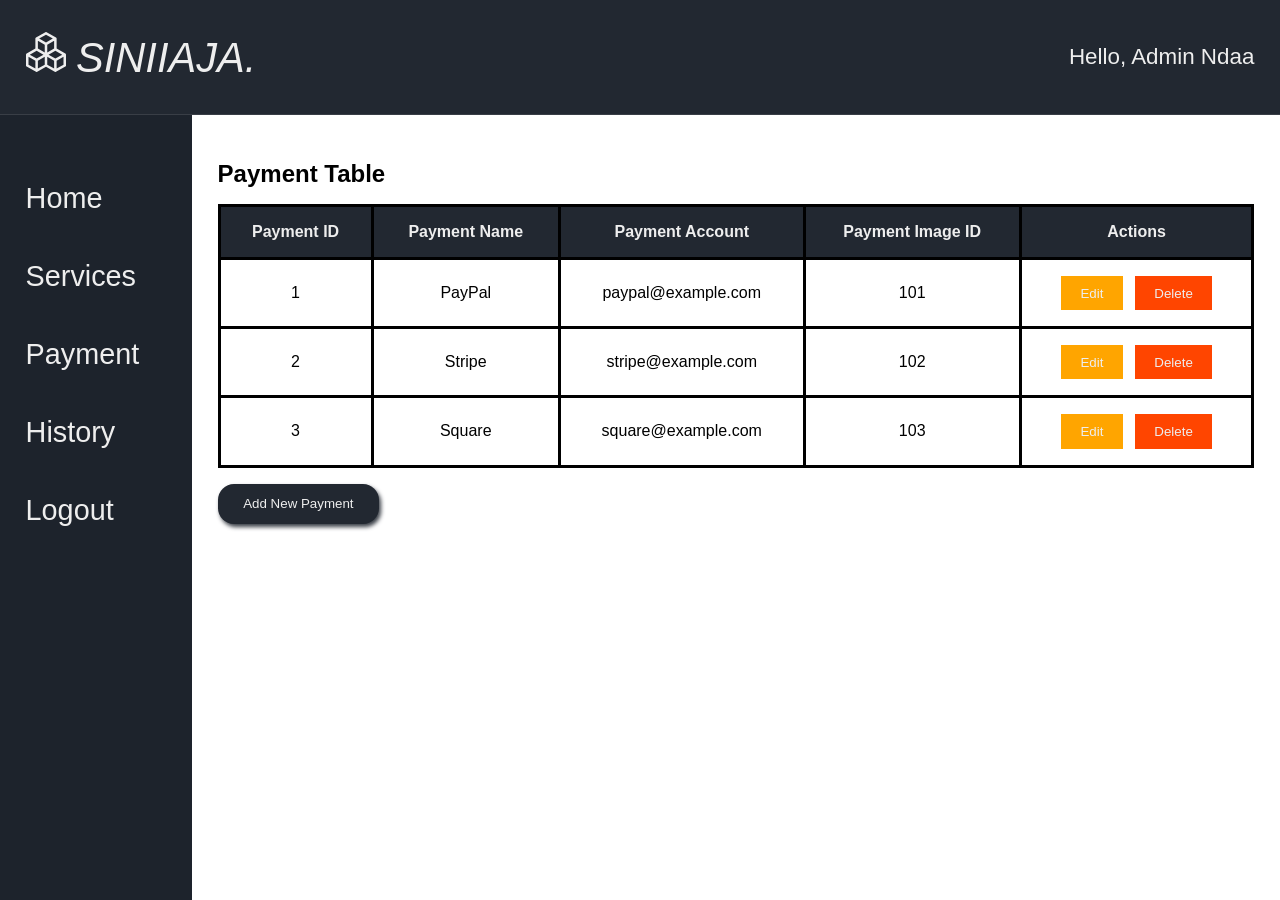
<file: views/add-payment.html>
<!DOCTYPE html>
<html lang="en">
  <head>
    <meta charset="UTF-8" />
    <meta name="viewport" content="width=device-width, initial-scale=1.0" />
    <title>Payment Method</title>
    <link rel="stylesheet" href="../styles/add-payment.css" />
  </head>
  <body>
    <header>
      <nav class="navbar">
        <div class="navbar-logo">
          <a href="#">
            <svg
              xmlns="http://www.w3.org/2000/svg"
              width="40"
              height="40"
              fill="currentColor"
              class="bi bi-boxes"
              viewBox="0 0 16 16"
            >
              <path
                d="M7.752.066a.5.5 0 0 1 .496 0l3.75 2.143a.5.5 0 0 1 .252.434v3.995l3.498 2A.5.5 0 0 1 16 9.07v4.286a.5.5 0 0 1-.252.434l-3.75 2.143a.5.5 0 0 1-.496 0l-3.502-2-3.502 2.001a.5.5 0 0 1-.496 0l-3.75-2.143A.5.5 0 0 1 0 13.357V9.071a.5.5 0 0 1 .252-.434L3.75 6.638V2.643a.5.5 0 0 1 .252-.434zM4.25 7.504 1.508 9.071l2.742 1.567 2.742-1.567zM7.5 9.933l-2.75 1.571v3.134l2.75-1.571zm1 3.134 2.75 1.571v-3.134L8.5 9.933zm.508-3.996 2.742 1.567 2.742-1.567-2.742-1.567zm2.242-2.433V3.504L8.5 5.076V8.21zM7.5 8.21V5.076L4.75 3.504v3.134zM5.258 2.643 8 4.21l2.742-1.567L8 1.076zM15 9.933l-2.75 1.571v3.134L15 13.067zM3.75 14.638v-3.134L1 9.933v3.134z"
              />
            </svg>
            <span>SINIIAJA.</span>
          </a>
        </div>

        <div>
          <p>Hello, Admin Ndaa</p>
        </div>
      </nav>
      <aside>
        <div class="aside-wrap">
          <div class="aside-inner">
            <a href="./admin.html">Home</a>
          </div>
          <div class="aside-inner">
            <a href="./add-service.html">Services</a>
          </div>
          <div class="aside-inner">
            <a href="./add-payment.html">Payment</a>
          </div>
          <div class="aside-inner">
            <a href="./history.html">History</a>
          </div>
          <div class="aside-inner">
            <a href="./admin.html">Logout</a>
          </div>
        </div>
      </aside>
    </header>
    <main>
      <section>
        <div class="container">
          <h1>Payment Table</h1>
          <table id="paymentTable">
            <thead>
              <tr>
                <th>Payment ID</th>
                <th>Payment Name</th>
                <th>Payment Account</th>
                <th>Payment Image ID</th>
                <th>Actions</th>
              </tr>
            </thead>
            <tbody>
              <!-- Data will be dynamically inserted here -->
            </tbody>
          </table>
          <button id="payment-btn" onclick="showAddForm()">
            Add New Payment
          </button>

          <div id="formContainer" style="display: none">
            <h2 id="formTitle">New Payment Form</h2>
            <form id="paymentForm">
              <input type="hidden" id="payment_id" name="payment_id" />
              <label for="payment_name">Payment Name:</label>
              <input
                type="text"
                id="payment_name"
                name="payment_name"
                required
              />
              <label for="payment_account">Payment Account:</label>
              <input
                type="text"
                id="payment_account"
                name="payment_account"
                required
              />
              <label for="payment_image_id">Payment Image ID:</label>
              <input
                type="number"
                id="payment_image_id"
                name="payment_image_id"
                required
              />
              <button id="submit-btn" type="submit">Submit</button>
              <button id="cancle-btn" type="button" onclick="hideForm()">Cancel</button>
            </form>
          </div>
        </div>
      </section>
    </main>
  </body>
  <script>
    document.addEventListener("DOMContentLoaded", () => {
      // Initialize with mock data
      const mockData = [
        {
          payment_id: 1,
          payment_name: "PayPal",
          payment_account: "paypal@example.com",
          payment_image_id: 101,
        },
        {
          payment_id: 2,
          payment_name: "Stripe",
          payment_account: "stripe@example.com",
          payment_image_id: 102,
        },
        {
          payment_id: 3,
          payment_name: "Square",
          payment_account: "square@example.com",
          payment_image_id: 103,
        },
      ];
      displayPayments(mockData);

      document
        .getElementById("paymentForm")
        .addEventListener("submit", function (e) {
          e.preventDefault();
          const formData = new FormData(this);
          const paymentId = formData.get("payment_id");

          if (paymentId) {
            // Update payment in mock data
            const paymentIndex = mockData.findIndex(
              (payment) => payment.payment_id == paymentId
            );
            mockData[paymentIndex] = {
              payment_id: parseInt(paymentId),
              payment_name: formData.get("payment_name"),
              payment_account: formData.get("payment_account"),
              payment_image_id: parseInt(formData.get("payment_image_id")),
            };
          } else {
            // Add payment to mock data
            const newPayment = {
              payment_id: mockData.length + 1,
              payment_name: formData.get("payment_name"),
              payment_account: formData.get("payment_account"),
              payment_image_id: parseInt(formData.get("payment_image_id")),
            };
            mockData.push(newPayment);
          }
          displayPayments(mockData);
          hideForm();
        });
    });

    function displayPayments(data) {
      const tbody = document.querySelector("#paymentTable tbody");
      tbody.innerHTML = "";
      data.forEach((payment) => {
        const row = document.createElement("tr");
        row.innerHTML = `
                <td>${payment.payment_id}</td>
                <td>${payment.payment_name}</td>
                <td>${payment.payment_account}</td>
                <td>${payment.payment_image_id}</td>
                <td>
                    <button id="edit-btn" onclick="editPayment(${payment.payment_id})">Edit</button>
                    <button id="delete-btn" onclick="deletePayment(${payment.payment_id})">Delete</button>
                </td>
            `;
        tbody.appendChild(row);
      });
    }

    function showAddForm() {
      document.getElementById("formTitle").innerText = "Add Payment";
      document.getElementById("paymentForm").reset();
      document.getElementById("formContainer").style.display = "block";
    }

    function editPayment(paymentId) {
      const payment = mockData.find(
        (payment) => payment.payment_id == paymentId
      );
      document.getElementById("formTitle").innerText = "Edit Payment";
      document.getElementById("payment_id").value = payment.payment_id;
      document.getElementById("payment_name").value = payment.payment_name;
      document.getElementById("payment_account").value =
        payment.payment_account;
      document.getElementById("payment_image_id").value =
        payment.payment_image_id;
      document.getElementById("formContainer").style.display = "block";
    }

    function deletePayment(paymentId) {
      if (confirm("Are you sure you want to delete this payment?")) {
        const paymentIndex = mockData.findIndex(
          (payment) => payment.payment_id == paymentId
        );
        mockData.splice(paymentIndex, 1);
        displayPayments(mockData);
      }
    }

    function hideForm() {
      document.getElementById("formContainer").style.display = "none";
    }
  </script>
</html>
</file>
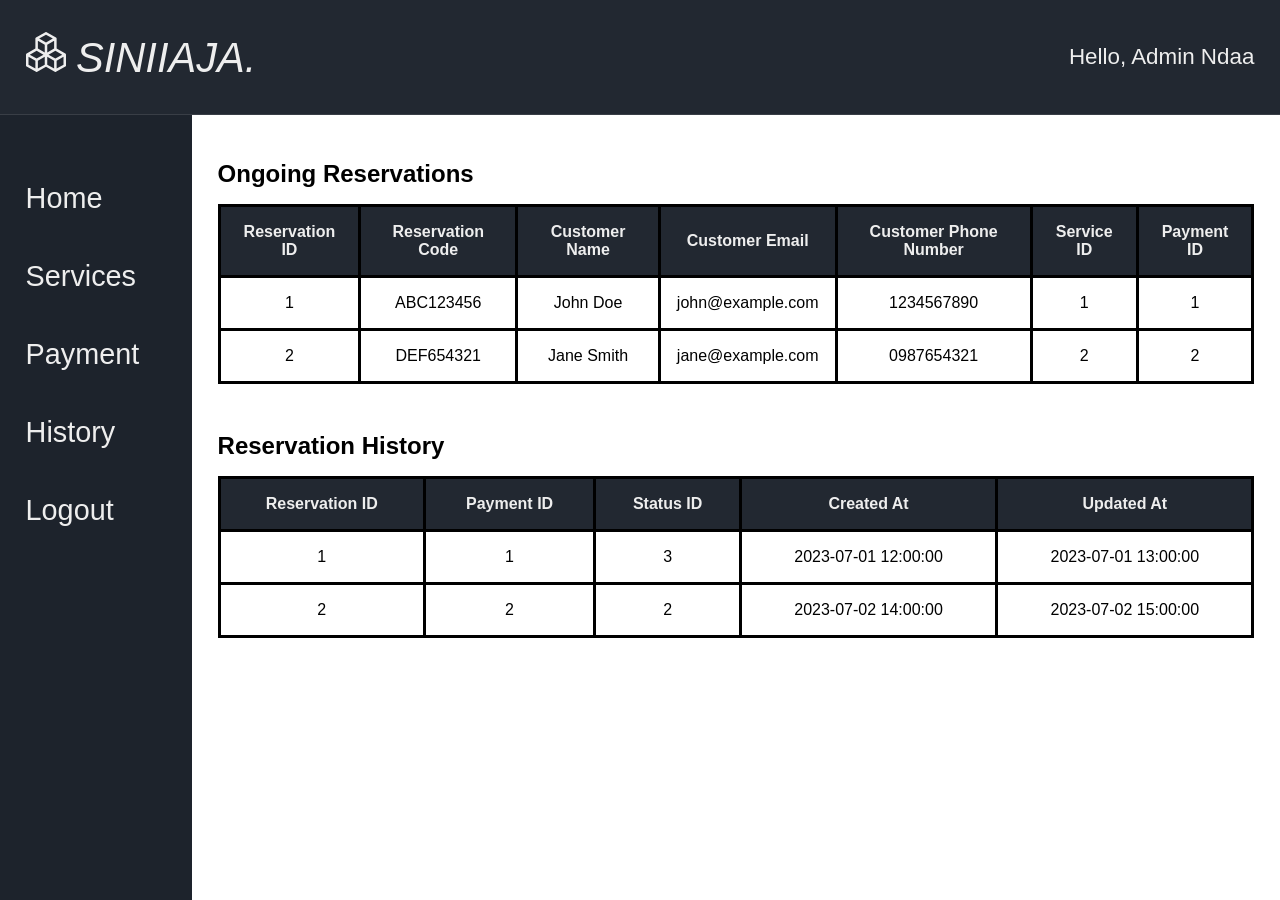
<file: views/history.html>
<!DOCTYPE html>
<html lang="en">
  <head>
    <meta charset="UTF-8" />
    <meta name="viewport" content="width=device-width, initial-scale=1.0" />
    <title>Tranaction History</title>
    <link rel="stylesheet" href="../styles/history.css" />
  </head>
  <body>
    <header>
      <nav class="navbar">
        <div class="navbar-logo">
          <a href="#">
            <svg
              xmlns="http://www.w3.org/2000/svg"
              width="40"
              height="40"
              fill="currentColor"
              class="bi bi-boxes"
              viewBox="0 0 16 16"
            >
              <path
                d="M7.752.066a.5.5 0 0 1 .496 0l3.75 2.143a.5.5 0 0 1 .252.434v3.995l3.498 2A.5.5 0 0 1 16 9.07v4.286a.5.5 0 0 1-.252.434l-3.75 2.143a.5.5 0 0 1-.496 0l-3.502-2-3.502 2.001a.5.5 0 0 1-.496 0l-3.75-2.143A.5.5 0 0 1 0 13.357V9.071a.5.5 0 0 1 .252-.434L3.75 6.638V2.643a.5.5 0 0 1 .252-.434zM4.25 7.504 1.508 9.071l2.742 1.567 2.742-1.567zM7.5 9.933l-2.75 1.571v3.134l2.75-1.571zm1 3.134 2.75 1.571v-3.134L8.5 9.933zm.508-3.996 2.742 1.567 2.742-1.567-2.742-1.567zm2.242-2.433V3.504L8.5 5.076V8.21zM7.5 8.21V5.076L4.75 3.504v3.134zM5.258 2.643 8 4.21l2.742-1.567L8 1.076zM15 9.933l-2.75 1.571v3.134L15 13.067zM3.75 14.638v-3.134L1 9.933v3.134z"
              />
            </svg>
            <span>SINIIAJA.</span>
          </a>
        </div>

        <div>
          <p>Hello, Admin Ndaa</p>
        </div>
      </nav>
      <aside>
        <div class="aside-wrap">
          <div class="aside-inner">
            <a href="./admin.html">Home</a>
          </div>
          <div class="aside-inner">
            <a href="./add-service.html">Services</a>
          </div>
          <div class="aside-inner">
            <a href="./add-payment.html">Payment</a>
          </div>
          <div class="aside-inner">
            <a href="./history.html">History</a>
          </div>
          <div class="aside-inner">
            <a href="./admin.html">Logout</a>
          </div>
        </div>
      </aside>
    </header>
    <main>
      <section>
        <div class="container">
          <h2>Ongoing Reservations</h2>
          <table id="ongoingReservationsTable">
            <thead>
              <tr>
                <th>Reservation ID</th>
                <th>Reservation Code</th>
                <th>Customer Name</th>
                <th>Customer Email</th>
                <th>Customer Phone Number</th>
                <th>Service ID</th>
                <th>Payment ID</th>
              </tr>
            </thead>
            <tbody>
              <!-- Data will be dynamically inserted here -->
            </tbody>
          </table>

          <h2>Reservation History</h2>
          <table id="reservationHistoryTable">
            <thead>
              <tr>
                <th>Reservation ID</th>
                <th>Payment ID</th>
                <th>Status ID</th>
                <th>Created At</th>
                <th>Updated At</th>
              </tr>
            </thead>
            <tbody>
              <!-- Data will be dynamically inserted here -->
            </tbody>
          </table>
        </div>
      </section>
    </main>
  </body>
  <script>
    document.addEventListener("DOMContentLoaded", () => {
      // Initialize with mock data for ongoing reservations
      const ongoingReservations = [
        {
          reservation_id: 1,
          reservation_code: "ABC123456",
          customer_name: "John Doe",
          customer_email: "john@example.com",
          customer_phone_number: "1234567890",
          service_id: 1,
          payment_id: 1,
        },
        {
          reservation_id: 2,
          reservation_code: "DEF654321",
          customer_name: "Jane Smith",
          customer_email: "jane@example.com",
          customer_phone_number: "0987654321",
          service_id: 2,
          payment_id: 2,
        },
      ];
      displayOngoingReservations(ongoingReservations);

      // Initialize with mock data for reservation history
      const reservationHistory = [
        {
          reservation_id: 1,
          payment_id: 1,
          status_id: 3,
          created_at: "2023-07-01 12:00:00",
          updated_at: "2023-07-01 13:00:00",
        },
        {
          reservation_id: 2,
          payment_id: 2,
          status_id: 2,
          created_at: "2023-07-02 14:00:00",
          updated_at: "2023-07-02 15:00:00",
        },
      ];
      displayReservationHistory(reservationHistory);
    });

    function displayOngoingReservations(data) {
      const tbody = document.querySelector("#ongoingReservationsTable tbody");
      tbody.innerHTML = "";
      data.forEach((reservation) => {
        const row = document.createElement("tr");
        row.innerHTML = `
                <td>${reservation.reservation_id}</td>
                <td>${reservation.reservation_code}</td>
                <td>${reservation.customer_name}</td>
                <td>${reservation.customer_email}</td>
                <td>${reservation.customer_phone_number}</td>
                <td>${reservation.service_id}</td>
                <td>${reservation.payment_id}</td>
            `;
        tbody.appendChild(row);
      });
    }

    function displayReservationHistory(data) {
      const tbody = document.querySelector("#reservationHistoryTable tbody");
      tbody.innerHTML = "";
      data.forEach((history) => {
        const row = document.createElement("tr");
        row.innerHTML = `
                <td>${history.reservation_id}</td>
                <td>${history.payment_id}</td>
                <td>${history.status_id}</td>
                <td>${history.created_at}</td>
                <td>${history.updated_at}</td>
            `;
        tbody.appendChild(row);
      });
    }
  </script>
</html>
</file>
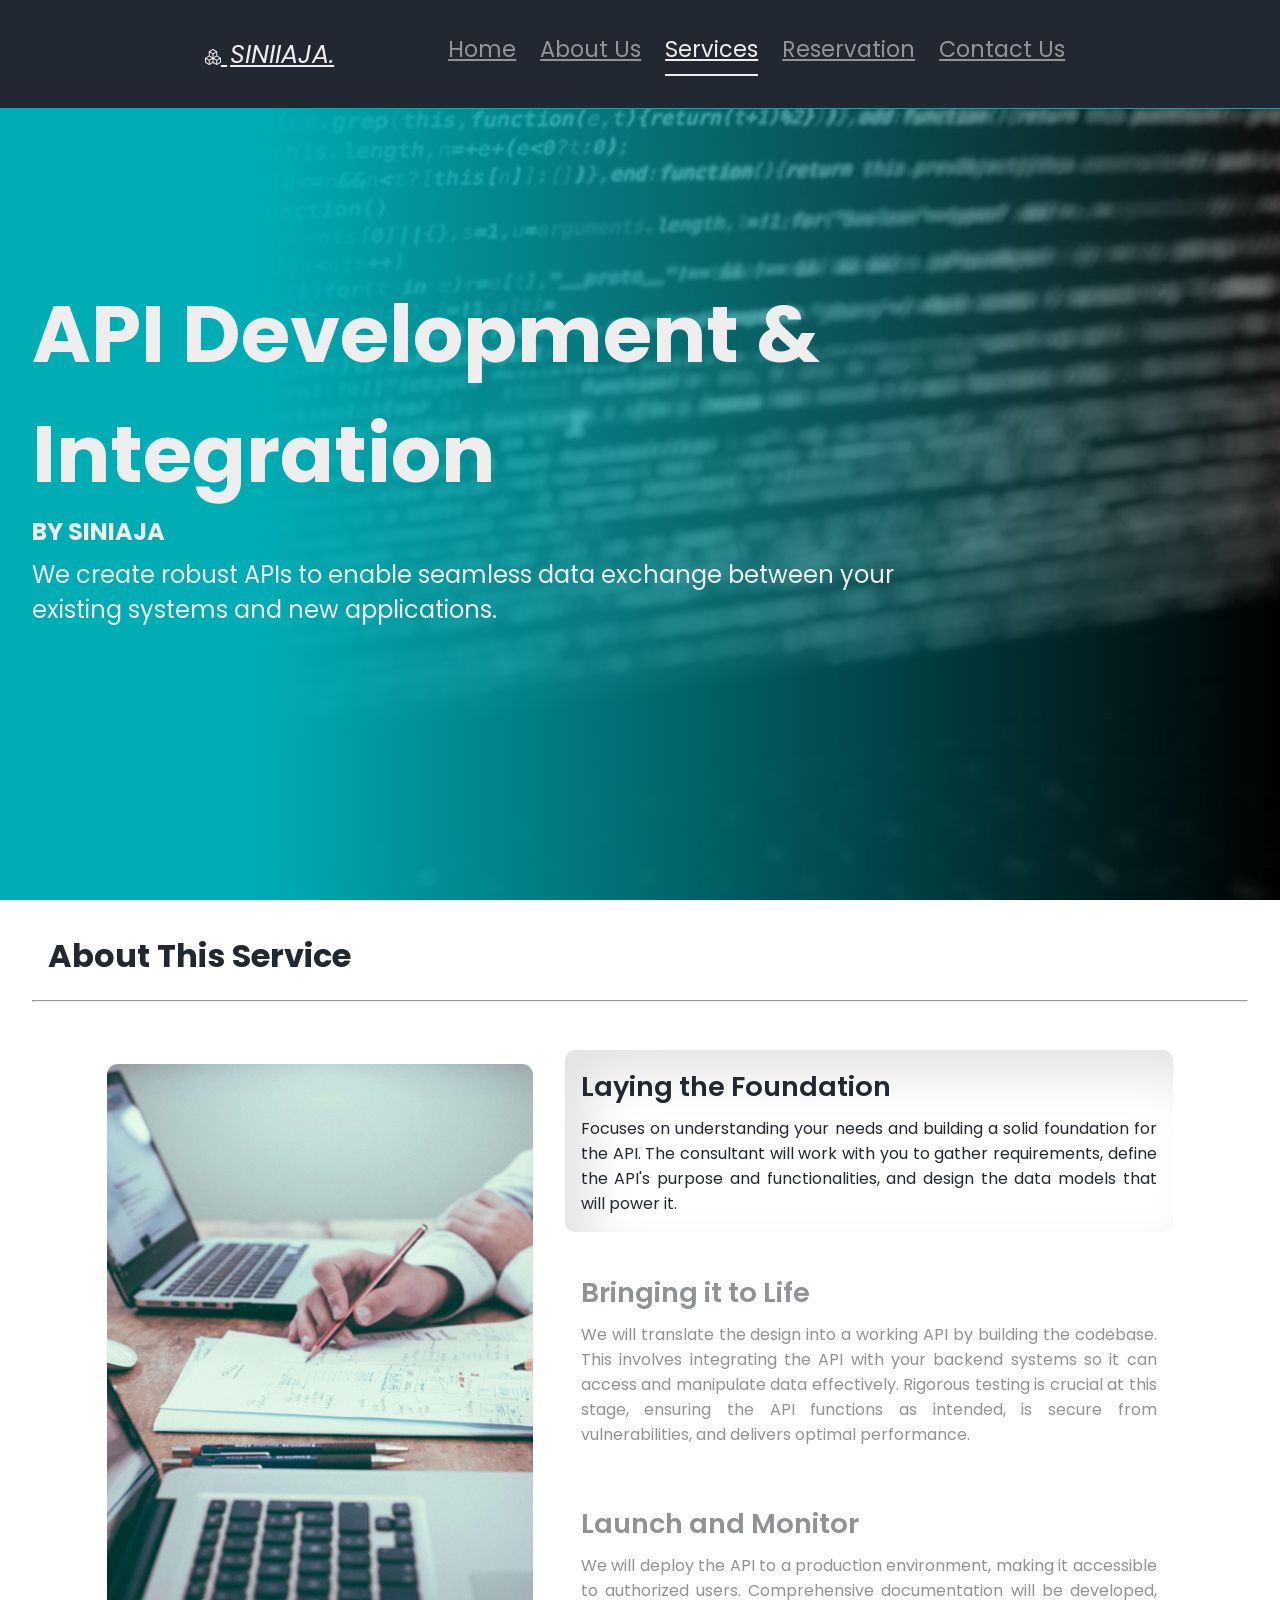
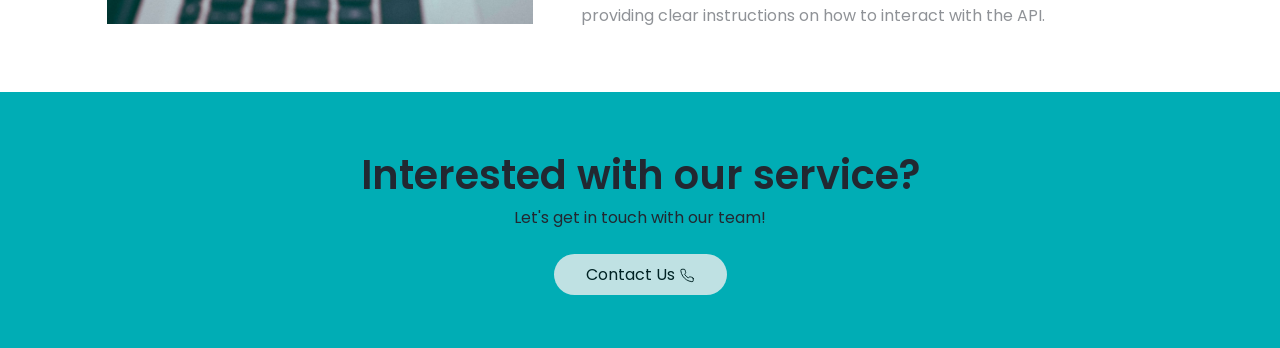
<file: views/services/api.html>
<!DOCTYPE html>
<html lang="en">
    <head>
        <meta charset="UTF-8"/>
        <meta name="viewport" content="width=device-width, initial-scale=1.0"/>
        <title>API Development & Integration by SINIAJA</title>
        <link rel="stylesheet" href="/styles/api.css"/>
        <link rel="preconnect" href="https://fonts.googleapis.com"/>
        <link rel="preconnect" href="https://fonts.gstatic.com" crossorigin="crossorigin"/>
        <link href="https://fonts.googleapis.com/css2?family=Poppins:ital,wght@0,100;0,200;0,300;0,400;0,500;0,600;0,700;0,800;0,900;1,100;1,200;1,300;1,400;1,500;1,600;1,700;1,800;1,900&display=swap" rel="stylesheet"/>
    </head>
    <body>
        <header>
            <nav class="navbar">
                <div class="navbar-logo">
                    <a href="/index.html">
                        <svg xmlns="http://www.w3.org/2000/svg" width="30" height="30" fill="currentColor" class="bi bi-boxes" viewBox="0 0 16 16">
                            <path d="M7.752.066a.5.5 0 0 1 .496 0l3.75 2.143a.5.5 0 0 1 .252.434v3.995l3.498 2A.5.5 0 0 1 16 9.07v4.286a.5.5 0 0 1-.252.434l-3.75 2.143a.5.5 0 0 1-.496 0l-3.502-2-3.502 2.001a.5.5 0 0 1-.496 0l-3.75-2.143A.5.5 0 0 1 0 13.357V9.071a.5.5 0 0 1 .252-.434L3.75 6.638V2.643a.5.5 0 0 1 .252-.434zM4.25 7.504 1.508 9.071l2.742 1.567 2.742-1.567zM7.5 9.933l-2.75 1.571v3.134l2.75-1.571zm1 3.134 2.75 1.571v-3.134L8.5 9.933zm.508-3.996 2.742 1.567 2.742-1.567-2.742-1.567zm2.242-2.433V3.504L8.5 5.076V8.21zM7.5 8.21V5.076L4.75 3.504v3.134zM5.258 2.643 8 4.21l2.742-1.567L8 1.076zM15 9.933l-2.75 1.571v3.134L15 13.067zM3.75 14.638v-3.134L1 9.933v3.134z"/>
                        </svg>
                        <span>SINIIAJA.</span>
                    </a>
                </div>

                <div class="navbar-nav">
                    <a href="/index.html">Home</a>
                    <a href="/views/profile.html">About Us</a>
                    <a href="/views/services.html" class="active">Services</a>
                    <a href="/views/reservation.html">Reservation</a>
                    <a href="/views/contactus.html">Contact Us</a>
                </div>
            </nav>
        </header>

        <div class="basic-info">
            <img src="/assets/API-DEV.jpg" class="fade" alt=""/>
            <div class="bg"></div>
            <div class="basic-left">
                <h1>API Development & Integration</h1>
                <h2>BY SINIAJA</h2>
                <p>
                    We create robust APIs to enable seamless data exchange between your existing systems and new applications.
                </p>
            </div>
        </div>
        <div class="detail">
            <div class="header">
                <h1>About This Service</h1>
            </div>
            <hr/>
            <div class="about-section">
                <div class="timeline-image">
                    <img src="/assets/UIUX-RD.jpg" alt=""/>
                </div>
                <div class="timelines"></div>
            </div>
        </div>
        <div class="contact-us">
            <h1>Interested with our service?</h1>
            <p>Let's get in touch with our team!</p>
            <a href="/views/contactus.html">
                <button>
                    <span>
                        Contact Us
                    </span>
                    <svg xmlns="http://www.w3.org/2000/svg" width="15" height="15" viewBox="0 0 24 24" fill="none" stroke="currentColor" stroke-width="1.5" stroke-linecap="round" stroke-linejoin="round" class="lucide lucide-phone"><path d="M22 16.92v3a2 2 0 0 1-2.18 2 19.79 19.79 0 0 1-8.63-3.07 19.5 19.5 0 0 1-6-6 19.79 19.79 0 0 1-3.07-8.67A2 2 0 0 1 4.11 2h3a2 2 0 0 1 2 1.72 12.84 12.84 0 0 0 .7 2.81 2 2 0 0 1-.45 2.11L8.09 9.91a16 16 0 0 0 6 6l1.27-1.27a2 2 0 0 1 2.11-.45 12.84 12.84 0 0 0 2.81.7A2 2 0 0 1 22 16.92z"/></svg>
                </button>
            </a>

        </div>

        <script src="/script/api.js"></script>
    </body>
</html>
</file>
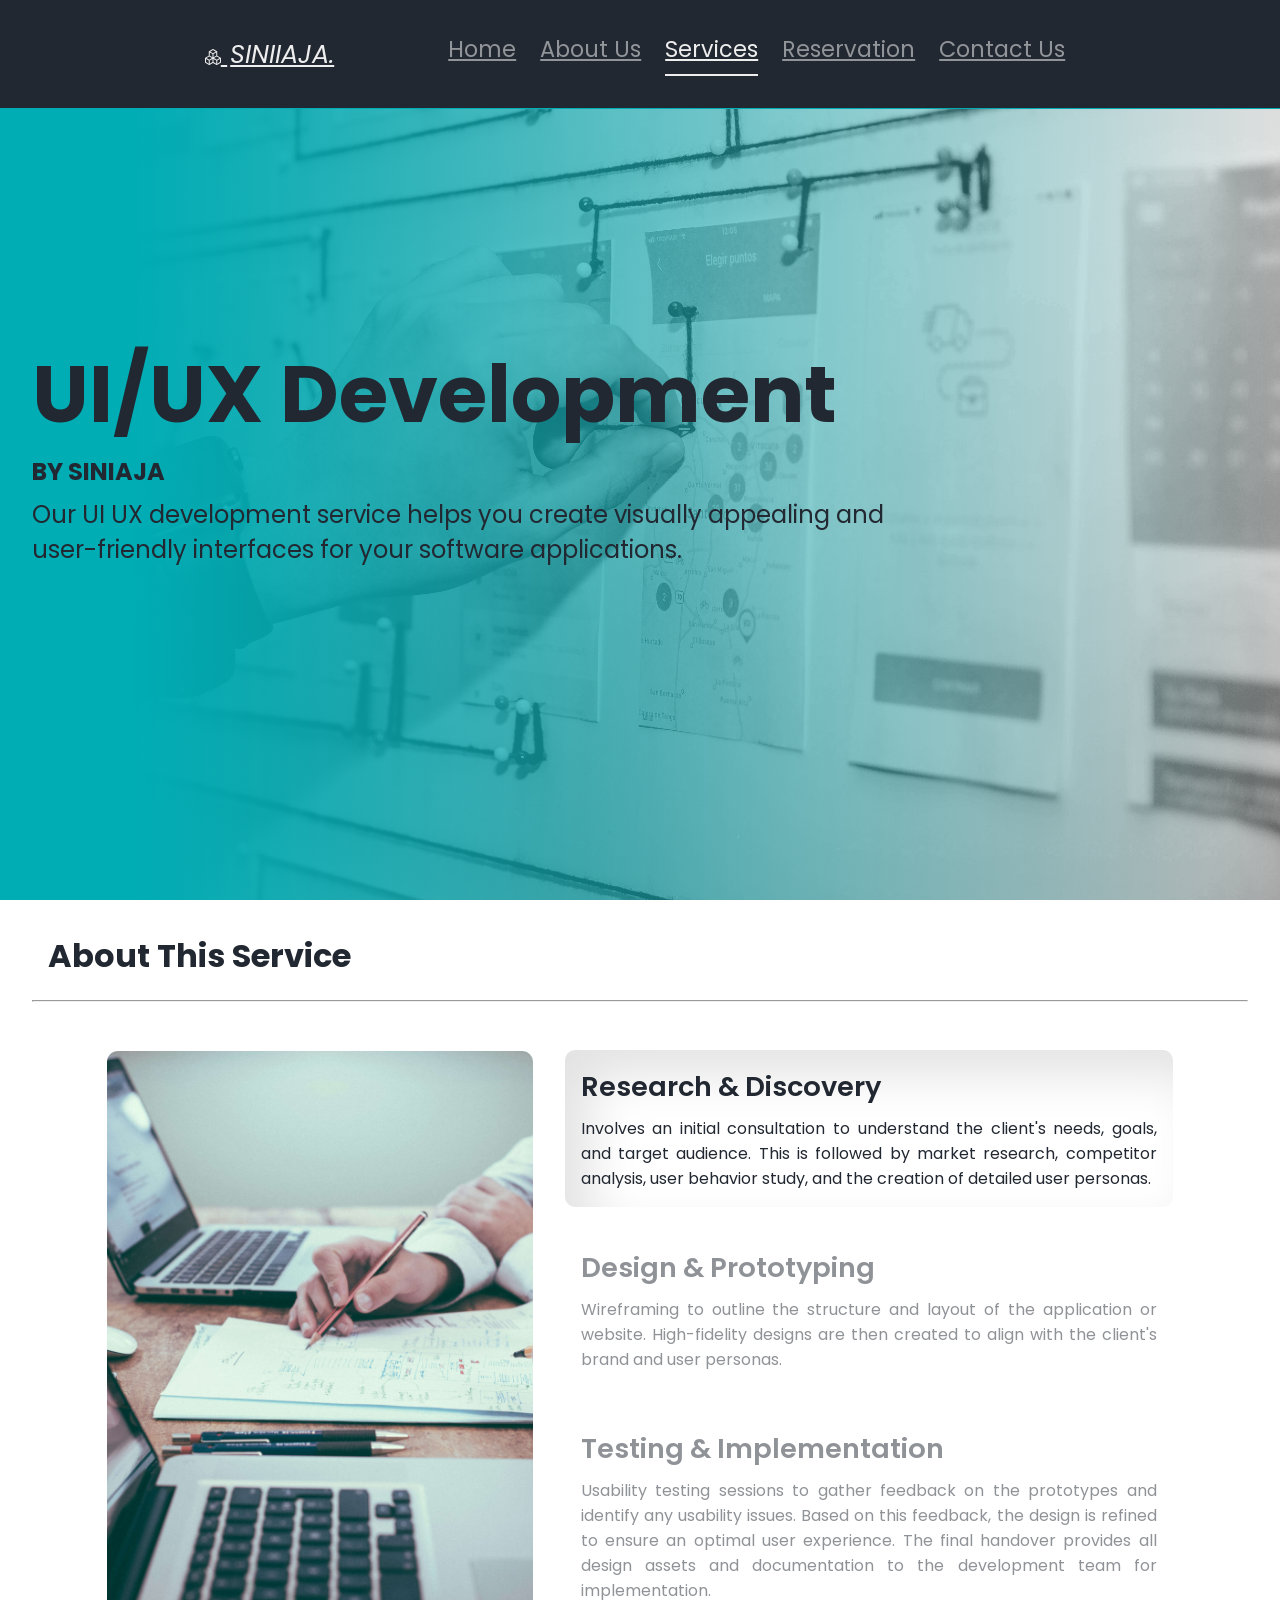
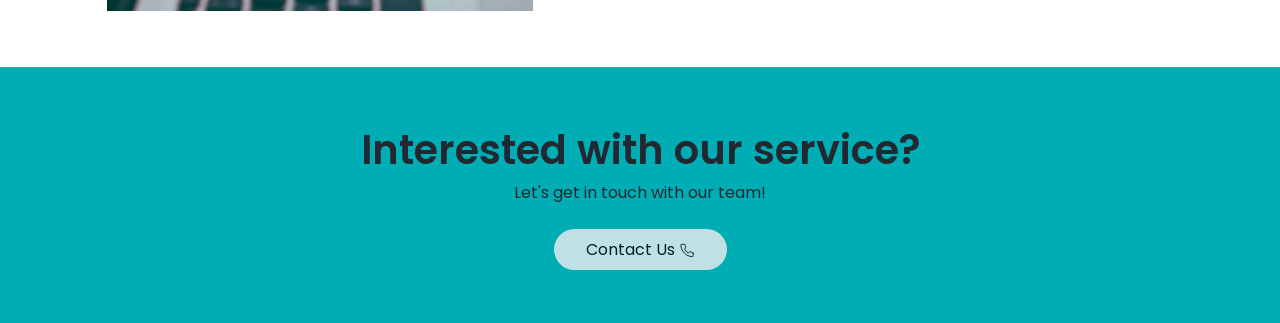
<file: views/services/uiux.html>
<!DOCTYPE html>
<html lang="en">
    <head>
        <meta charset="UTF-8"/>
        <meta name="viewport" content="width=device-width, initial-scale=1.0"/>
        <title>UI/UX Development by SINIAJA</title>
        <link rel="stylesheet" href="/styles/uiux.css"/>
        <link rel="preconnect" href="https://fonts.googleapis.com"/>
        <link rel="preconnect" href="https://fonts.gstatic.com" crossorigin="crossorigin"/>
        <link href="https://fonts.googleapis.com/css2?family=Poppins:ital,wght@0,100;0,200;0,300;0,400;0,500;0,600;0,700;0,800;0,900;1,100;1,200;1,300;1,400;1,500;1,600;1,700;1,800;1,900&display=swap" rel="stylesheet"/>
    </head>
    <body>
        <header>
            <nav class="navbar">
                <div class="navbar-logo">
                    <a href="/index.html">
                        <svg xmlns="http://www.w3.org/2000/svg" width="30" height="30" fill="currentColor" class="bi bi-boxes" viewBox="0 0 16 16">
                            <path d="M7.752.066a.5.5 0 0 1 .496 0l3.75 2.143a.5.5 0 0 1 .252.434v3.995l3.498 2A.5.5 0 0 1 16 9.07v4.286a.5.5 0 0 1-.252.434l-3.75 2.143a.5.5 0 0 1-.496 0l-3.502-2-3.502 2.001a.5.5 0 0 1-.496 0l-3.75-2.143A.5.5 0 0 1 0 13.357V9.071a.5.5 0 0 1 .252-.434L3.75 6.638V2.643a.5.5 0 0 1 .252-.434zM4.25 7.504 1.508 9.071l2.742 1.567 2.742-1.567zM7.5 9.933l-2.75 1.571v3.134l2.75-1.571zm1 3.134 2.75 1.571v-3.134L8.5 9.933zm.508-3.996 2.742 1.567 2.742-1.567-2.742-1.567zm2.242-2.433V3.504L8.5 5.076V8.21zM7.5 8.21V5.076L4.75 3.504v3.134zM5.258 2.643 8 4.21l2.742-1.567L8 1.076zM15 9.933l-2.75 1.571v3.134L15 13.067zM3.75 14.638v-3.134L1 9.933v3.134z"/>
                        </svg>
                        <span>SINIIAJA.</span>
                    </a>
                </div>

                <div class="navbar-nav">
                    <a href="/index.html">Home</a>
                    <a href="/views/profile.html">About Us</a>
                    <a href="/views/services.html" class="active">Services</a>
                    <a href="/views/reservation.html">Reservation</a>
                    <a href="/views/contactus.html">Contact Us</a>
                </div>
            </nav>
        </header>

        <div class="basic-info">
            <img src="/assets/UIUX.jpg" class="fade" alt=""/>
            <div class="bg"></div>
            <div class="basic-left">
                <h1>UI/UX Development</h1>
                <h2>BY SINIAJA</h2>
                <p>
                    Our UI UX development service helps you create visually appealing and
                              user-friendly interfaces for your software applications.
                </p>
            </div>
        </div>
        <div class="detail">
            <div class="header">
                <h1>About This Service</h1>
            </div>
            <hr/>
            <div class="about-section">
                <div class="timeline-image">
                    <img src="/assets/UIUX-RD.jpg" alt=""/>
                </div>
                <div class="timelines"></div>
            </div>
        </div>
        <div class="contact-us">
            <h1>Interested with our service?</h1>
            <p>Let's get in touch with our team!</p>
            <a href="/views/contactus.html">
                <button>
                    <span>
                        Contact Us
                    </span>
                    <svg xmlns="http://www.w3.org/2000/svg" width="15" height="15" viewBox="0 0 24 24" fill="none" stroke="currentColor" stroke-width="1.5" stroke-linecap="round" stroke-linejoin="round" class="lucide lucide-phone"><path d="M22 16.92v3a2 2 0 0 1-2.18 2 19.79 19.79 0 0 1-8.63-3.07 19.5 19.5 0 0 1-6-6 19.79 19.79 0 0 1-3.07-8.67A2 2 0 0 1 4.11 2h3a2 2 0 0 1 2 1.72 12.84 12.84 0 0 0 .7 2.81 2 2 0 0 1-.45 2.11L8.09 9.91a16 16 0 0 0 6 6l1.27-1.27a2 2 0 0 1 2.11-.45 12.84 12.84 0 0 0 2.81.7A2 2 0 0 1 22 16.92z"/></svg>
                </button>
            </a>
        </div>

        <script src="/script/uiux.js"></script>
    </body>
</html>
</file>
<file: styles/add-payment.css>
:root {
  --primary-color: #222831;
  --secondary-color: #393e46;
  --accent-color: #00adb5;
  --neutral-color: #eeeeee;
  --neutral-color-50: rgba(255, 255, 255, 0.5);
}

* {
  padding: 0;
  margin: 0;
  box-sizing: border-box;
  scroll-behavior: smooth;
  outline: none;
  border: none;
  text-decoration: none;
  font-family: "Poppins", sans-serif;
}

::-webkit-scrollbar {
  height: 0;
  width: 0;
}

/* Navbar */
.navbar {
  display: flex;
  justify-content: space-between;
  align-items: center;
  padding: 2rem 2%;
  background-color: var(--primary-color);
  border-bottom: 1px solid var(--secondary-color);
  position: fixed;
  top: 0;
  left: 0;
  right: 0;
  z-index: 9999;
  color: var(--neutral-color);
}

.navbar-logo a {
  font-family: "Playfair Display", serif;
  font-size: 2.6rem;
  font-weight: 700;
  color: var(--neutral-color);
  font-style: italic;
}

.navbar-logo a span {
  font-weight: normal;
  margin: auto 0;
}

.navbar > div:last-child {
  font-size: 1.4rem;
  font-weight: normal;
  cursor: pointer;
}

aside {
    bottom: 0;
  min-height: 100vh;
  width: 15%;
  position: absolute;
  padding: 10rem 2% 2rem;
  background-color: #1d232c;
  position: fixed;
}

.aside-inner {
  padding: 1.4rem 0;
}

.aside-inner a {
  font-size: 1.8rem;
  color: var(--neutral-color);
}

section {
  min-height: 100vh;
  width: 100%;
  padding: 10rem 2% 6rem 17%;
}

.container {
  width: 100%;
  margin: 0 auto;
}

table {
    margin-top: 1rem;
  width: 100%;
  border-collapse: collapse;
}

table,
th,
td {
  border: 3px solid black;
}

th,
td {
  padding: 1rem;
  text-align: center;
}

th {
  background-color: var(--primary-color);
  color: var(--neutral-color);
}

button {
  margin: 0;
  padding: 0.8rem 1.6rem;
  cursor: pointer;
}

#formContainer {
  margin-top: 20px;
  padding: 2rem;
  border: 1px solid #000000;
  width: 100%;
}

#paymentForm {
    margin-top: 2rem;
    display: grid;
    grid-template-columns: repeat(2, 1fr);
    gap: 20px;
    padding: 1rem 2rem;
}

#payment-btn {
  margin-top: 1rem;
  border-radius: 1rem;
  background-color: var(--primary-color);
  color: var(--neutral-color);
  box-shadow: 2px 3px 4px var(--secondary-color);
}

#payment-btn:hover {
    background-color: rgba(34, 40, 49, 0.5);
    color: var(--primary-color);
}

#payment_name,
#payment_account,
#payment_image_id {
  background-color: var(--secondary-color);
  color: var(--neutral-color);
  padding: 0.6rem 1.2rem;
}

#submit-btn,
#cancle-btn {
    margin-top: 2rem;
    padding: 1rem;
    border-radius: 2rem;
    background-color: rgb(33, 201, 0);
    color: var(--neutral-color);
    box-shadow: 3px 4px 5px var(--secondary-color);
}

#cancle-btn {
    background-color: red;
}

#submit-btn:hover {
    background-color: rgba(33, 201, 0, 0.5);
    color: var(--primary-color);
}

#cancle-btn:hover {
    background-color: rgba(255, 0, 0, 0.5);
    color: var(--primary-color);
}

#edit-btn,
#delete-btn {
    padding: 0.6rem 1.2rem;
    border-radius: none;
    background-color: orange;
    color: var(--neutral-color);
}

#delete-btn {
    background-color: orangered;
    margin-left: 0.5rem;
}

#delete-btn:hover {
    background-color: rgba(255, 68, 0, 0.5);
    color: var(--primary-color);
}

#edit-btn:hover {
    background-color: rgba(255, 166, 0, 0.5);
    color: var(--primary-color);
}
</file>
<file: styles/history.css>
:root {
  --primary-color: #222831;
  --secondary-color: #393e46;
  --accent-color: #00adb5;
  --neutral-color: #eeeeee;
  --neutral-color-50: rgba(255, 255, 255, 0.5);
}

* {
  padding: 0;
  margin: 0;
  box-sizing: border-box;
  scroll-behavior: smooth;
  outline: none;
  border: none;
  text-decoration: none;
  font-family: "Poppins", sans-serif;
}

::-webkit-scrollbar {
  height: 0;
  width: 0;
}

/* Navbar */
.navbar {
  display: flex;
  justify-content: space-between;
  align-items: center;
  padding: 2rem 2%;
  background-color: var(--primary-color);
  border-bottom: 1px solid var(--secondary-color);
  position: fixed;
  top: 0;
  left: 0;
  right: 0;
  z-index: 9999;
  color: var(--neutral-color);
}

.navbar-logo a {
  font-family: "Playfair Display", serif;
  font-size: 2.6rem;
  font-weight: 700;
  color: var(--neutral-color);
  font-style: italic;
}

.navbar-logo a span {
  font-weight: normal;
  margin: auto 0;
}

.navbar > div:last-child {
  font-size: 1.4rem;
  font-weight: normal;
  cursor: pointer;
}

aside {
    bottom: 0;
  min-height: 100vh;
  width: 15%;
  position: absolute;
  padding: 10rem 2% 2rem;
  background-color: #1d232c;
  position: fixed;
}

.aside-inner {
  padding: 1.4rem 0;
}

.aside-inner a {
  font-size: 1.8rem;
  color: var(--neutral-color);
}

section {
  min-height: 100vh;
  width: 100%;
  padding: 10rem 2% 6rem 17%;
}

.container {
    display: flexbox;
  width: 100%;
  margin: 0 auto;
}

table {
  width: 100%;
  border-collapse: collapse;
  margin-bottom: 3rem;
}

h2 {
    margin-bottom: 1rem;
}

table,
th,
td {
  border: 3px solid black;
}

th,
td {
  padding: 1rem;
  text-align: center;
}

th {
    background-color: var(--primary-color);
    color: var(--neutral-color);
}

button {
  margin: 10px 0;
  padding: 10px 20px;
  cursor: pointer;
}
</file>
<file: styles/api.css>
:root {
  --primary-color: #222831;
  --secondary-color: #393e46;
  --accent-color: #00adb5;
  --neutral-color: #eeeeee;
  --neutral-color-50: rgba(255, 255, 255, 0.5);
}

* {
  font-family: "Poppins", sans-serif;
}

body {
  margin: 0;
  padding: 0;
}

/* Navbar */
.navbar {
  display: flex;
  justify-content: space-between;
  align-items: center;
  padding: 2rem 16%;
  background-color: var(--primary-color);
  border-bottom: 1px solid var(--accent-color);
  position: fixed;
  top: 0;
  left: 0;
  right: 0;
  z-index: 9999;
  color: var(--neutral-color);
}

.navbar-logo a {
  font-family: "Playfair Display", serif;
  font-size: 1.6rem;
  font-weight: 700;
  color: var(--neutral-color);
  font-style: italic;
}

.navbar-logo a span {
  font-weight: normal;
  margin: auto 0 auto 3px;
}

.navbar-nav a {
  display: inline-block;
  font-size: 1.4rem;
  margin: 0 10px;
  color: var(--neutral-color-50);
}

.navbar-nav a:hover {
  color: var(--neutral-color);
}

.navbar-nav a.active {
  color: var(--col5);
  padding-bottom: 8px;
  border-bottom: 2px solid var(--neutral-color);
}

h1,
h2,
p {
  color: #222831;
  margin: 0;
  padding: 0;
}

.basic-info {
  position: relative;
  display: flex;
  height: 100vh;
  width: 100%;
  align-items: center;
  gap: 3rem;
  margin-bottom: 2rem;
}

.basic-left {
  padding-left: 2rem;
  width: 70%;
  position: absolute;
}

.basic-left > h1, .basic-left > p, .basic-left > h2 {
  color: #EEEEEE;
}

.basic-left > h1 {
  font-size: 5rem;
}

.basic-left > p {
  font-size: 1.5rem;
}

.basic-left > h2 {
  margin-bottom: 0.5rem;
}

.basic-info > img {
  height: 100vh;
  filter: grayscale(100%);
  width: 100%;
  object-fit: cover;
}

.basic-info > .bg {
  position: absolute;
  width: 100%;
  height: 100%;
  background-image: linear-gradient(
    to right,
    #00adb5 20%,
    rgba(0, 0, 0, 0) 100%
  );
}

.detail > .header {
  display: flex;
  align-items: end;
  justify-content: space-between;
  padding: 0 1rem;
  margin-bottom: 20px;
}

.detail {
  padding: 0 2rem;
  margin-bottom: 3rem;
}

.about-section {
  display: flex;
  gap: 2rem;
  align-items: center;
  justify-content: center;
  margin-top: 3rem;
  height: fit-content;
}

.timeline-image {
  width: 35%;
}

.timeline-image > img {
  width: 100%;
  height: 35rem;
  object-fit: cover;
  border-top-left-radius: 0.7rem;
  border-top-right-radius: 0.7rem;
}

.timelines {
  width: 50%;
  height: 100%;
  display: flex;
  flex-direction: column;
  gap: 1.5rem;
}

.timelines > p {
  margin-bottom: 1rem;
}

.timeline-item {
  position: relative;
  display: flex;
  align-items: center;
  height: 100%;
  padding: 1rem;
  border-radius: 5px;
  transition: box-shadow 0.1s ease, border-radius 0.1s ease;
}

.content > h2 {
  font-weight: 600;
  font-size: 1.7rem;
  margin-bottom: 0.5rem;
}

.content > p {
  text-align: justify;
}

.timeline-item:hover {
  cursor: pointer;
}

.timeline-active {
  border-radius: 10px;
  background: #ffffff;
  box-shadow: inset 25px 25px 49px #e3e3e3, inset -25px -25px 49px #ffffff;
}

.timeline-inactive {
  opacity: 0.5;
  transition: opacity 0.2s ease-in-out;
}

.timeline-inactive:hover {
  opacity: 0.7;
}

.contact-us {
  display: flex;
  flex-direction: column;
  justify-content: center;
  align-items: center;
  background-color: #00adb5;
  height: 10rem;
  width: 100%;
  padding: 3rem 0;
}

.contact-us > h1 {
  font-size: 2.5rem;
  font-weight: 600;
}

a > button {
  font-size: 1rem;
  margin-top: 1.5rem;
  padding: 0.5rem 2rem;
  border: none;
  border-radius: 1.5rem;
  opacity: 0.8;
}

a > button:hover {
  cursor: pointer;
  opacity: 1;
}

/* icons */
svg {
  width: 1rem;
  vertical-align: middle;
}
</file>
<file: styles/uiux.css>
:root {
  --primary-color: #222831;
  --secondary-color: #393e46;
  --accent-color: #00adb5;
  --neutral-color: #eeeeee;
  --neutral-color-50: rgba(255, 255, 255, 0.5);
}

* {
  font-family: "Poppins", sans-serif;
}

body {
  margin: 0;
  padding: 0;
}

/* Navbar */
.navbar {
  display: flex;
  justify-content: space-between;
  align-items: center;
  padding: 2rem 16%;
  background-color: var(--primary-color);
  border-bottom: 1px solid var(--accent-color);
  position: fixed;
  top: 0;
  left: 0;
  right: 0;
  z-index: 9999;
  color: var(--neutral-color);
}

.navbar-logo a {
  font-family: "Playfair Display", serif;
  font-size: 1.6rem;
  font-weight: 700;
  color: var(--neutral-color);
  font-style: italic;
}

.navbar-logo a span {
  font-weight: normal;
  margin: auto 0 auto 3px;
}

.navbar-nav a {
  display: inline-block;
  font-size: 1.4rem;
  margin: 0 10px;
  color: var(--neutral-color-50);
}

.navbar-nav a:hover {
  color: var(--neutral-color);
}

.navbar-nav a.active {
  color: var(--col5);
  padding-bottom: 8px;
  border-bottom: 2px solid var(--neutral-color);
}

h1,
h2,
p {
  color: #222831;
  margin: 0;
  padding: 0;
}

.basic-info {
  position: relative;
  display: flex;
  height: 100vh;
  width: 100%;
  align-items: center;
  gap: 3rem;
  margin-bottom: 2rem;
}

.basic-left {
  padding-left: 2rem;
  width: 70%;
  position: absolute;
}

.basic-left > h1 {
  font-size: 5rem;
}

.basic-left > p {
  font-size: 1.5rem;
}

.basic-left > h2 {
  margin-bottom: 0.5rem;
}

h2 > span {
  color: #00adb5;
}

.basic-info > img {
  height: 100vh;
  filter: grayscale(100%);
  width: 100%;
  object-fit: cover;
}

.basic-info > .bg {
  position: absolute;
  width: 100%;
  height: 100%;
  background-image: linear-gradient(
    to right,
    #00adb5 10%,
    rgba(0, 0, 0, 0) 100%
  );
}

.detail > .header {
  display: flex;
  align-items: end;
  justify-content: space-between;
  padding: 0 1rem;
  margin-bottom: 20px;
}

.detail {
  padding: 0 2rem;
  margin-bottom: 3rem;
}

.about-section {
  display: flex;
  gap: 2rem;
  align-items: center;
  justify-content: center;
  margin-top: 3rem;
  height: fit-content;
}

.timeline-image {
  width: 35%;
}

.timeline-image > img {
  width: 100%;
  height: 35rem;
  object-fit: cover;
  border-top-left-radius: 0.7rem;
  border-top-right-radius: 0.7rem;
}

.timelines {
  width: 50%;
  height: 100%;
  display: flex;
  flex-direction: column;
  gap: 1.5rem;
}

.timelines > p {
  margin-bottom: 1rem;
}

.timeline-item {
  position: relative;
  display: flex;
  align-items: center;
  height: 100%;
  padding: 1rem;
  border-radius: 5px;
  transition: box-shadow 0.1s ease, border-radius 0.1s ease;
}

.content > h2 {
  font-weight: 600;
  font-size: 1.7rem;
  margin-bottom: 0.5rem;
}

.content > p {
  text-align: justify;
}

.timeline-item:hover {
  cursor: pointer;
}

.timeline-active {
  border-radius: 10px;
  background: #ffffff;
  box-shadow: inset 25px 25px 49px #e3e3e3, inset -25px -25px 49px #ffffff;
}

.timeline-inactive {
  opacity: 0.5;
  transition: opacity 0.2s ease-in-out;
}

.timeline-inactive:hover {
  opacity: 0.7;
}

.contact-us {
  display: flex;
  flex-direction: column;
  justify-content: center;
  align-items: center;
  background-color: #00adb5;
  height: 10rem;
  width: 100%;
  padding: 3rem 0;
}

.contact-us > h1 {
  font-size: 2.5rem;
  font-weight: 600;
}

a > button {
  font-size: 1rem;
  margin-top: 1.5rem;
  padding: 0.5rem 2rem;
  border: none;
  border-radius: 1.5rem;
  opacity: 0.8;
}

a > button:hover {
  cursor: pointer;
  opacity: 1;
}

/* icons */
svg {
  width: 1rem;
  vertical-align: middle;
}
</file>
